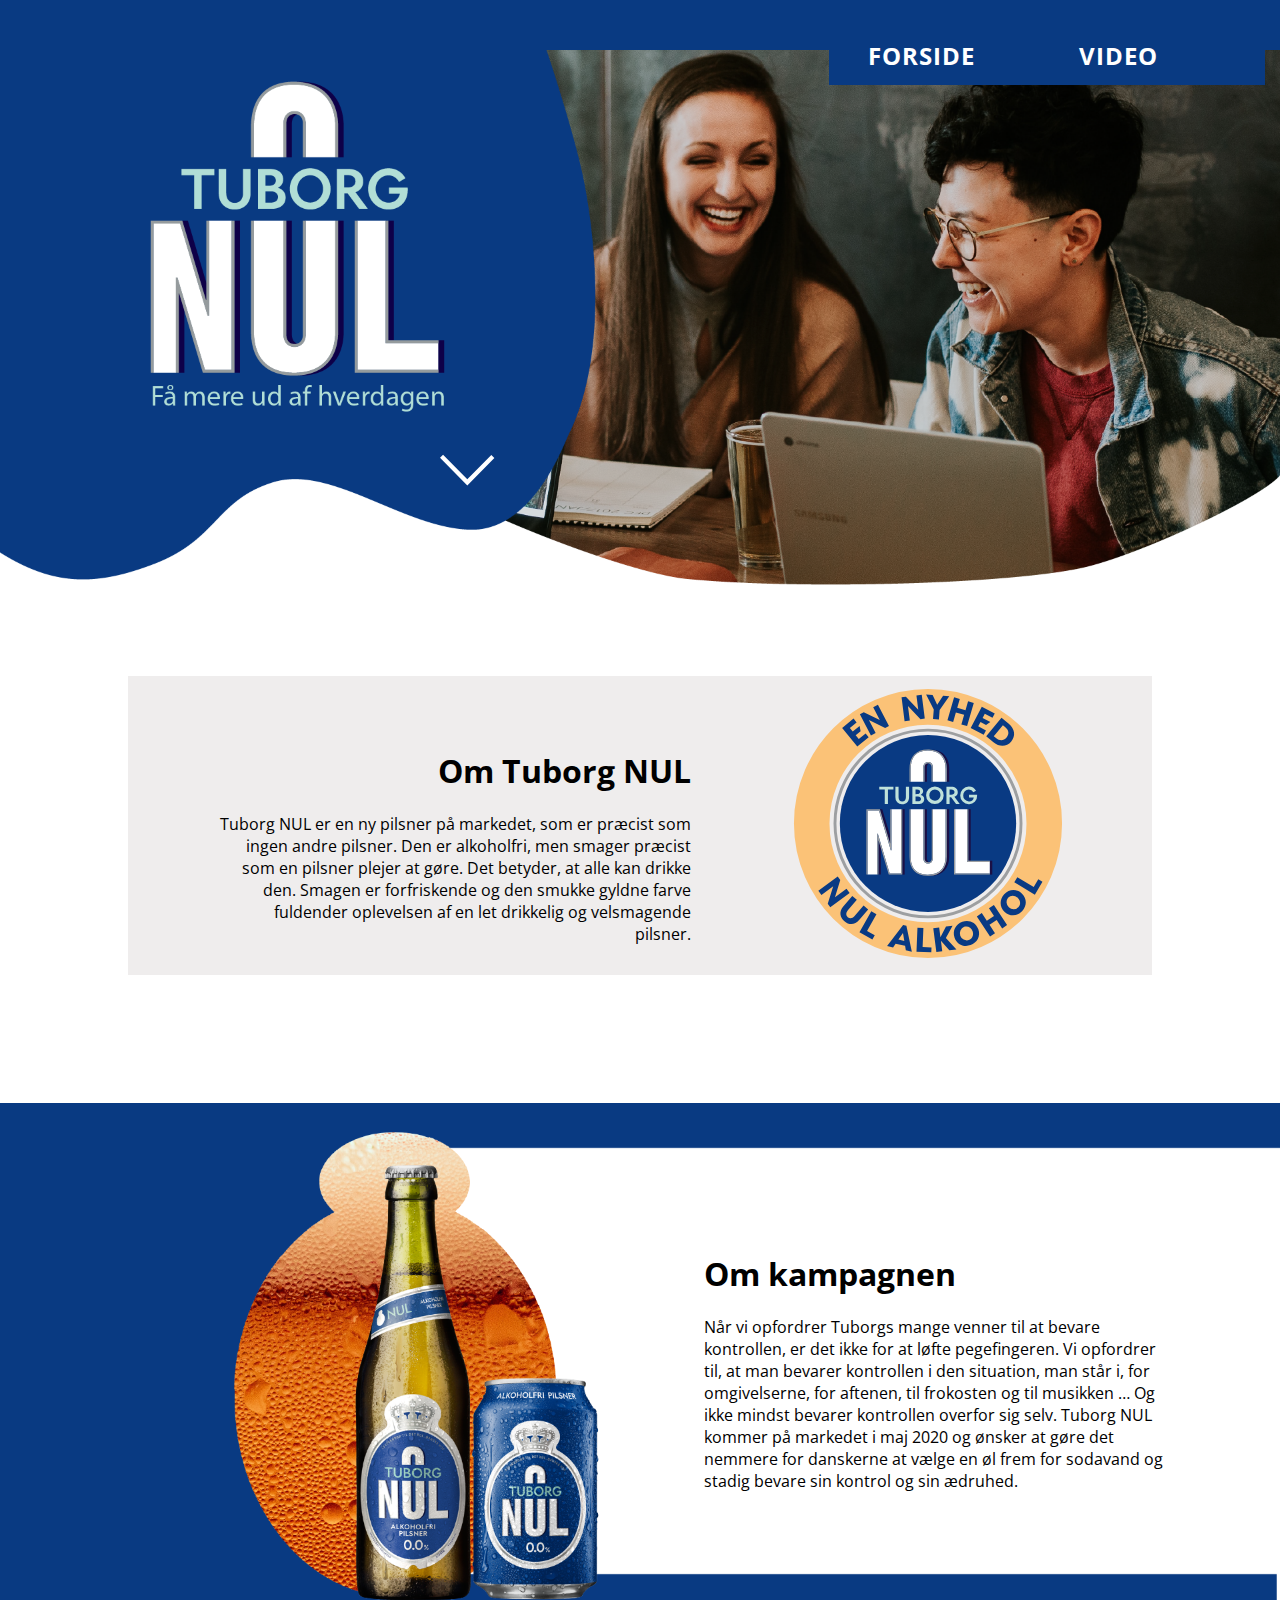
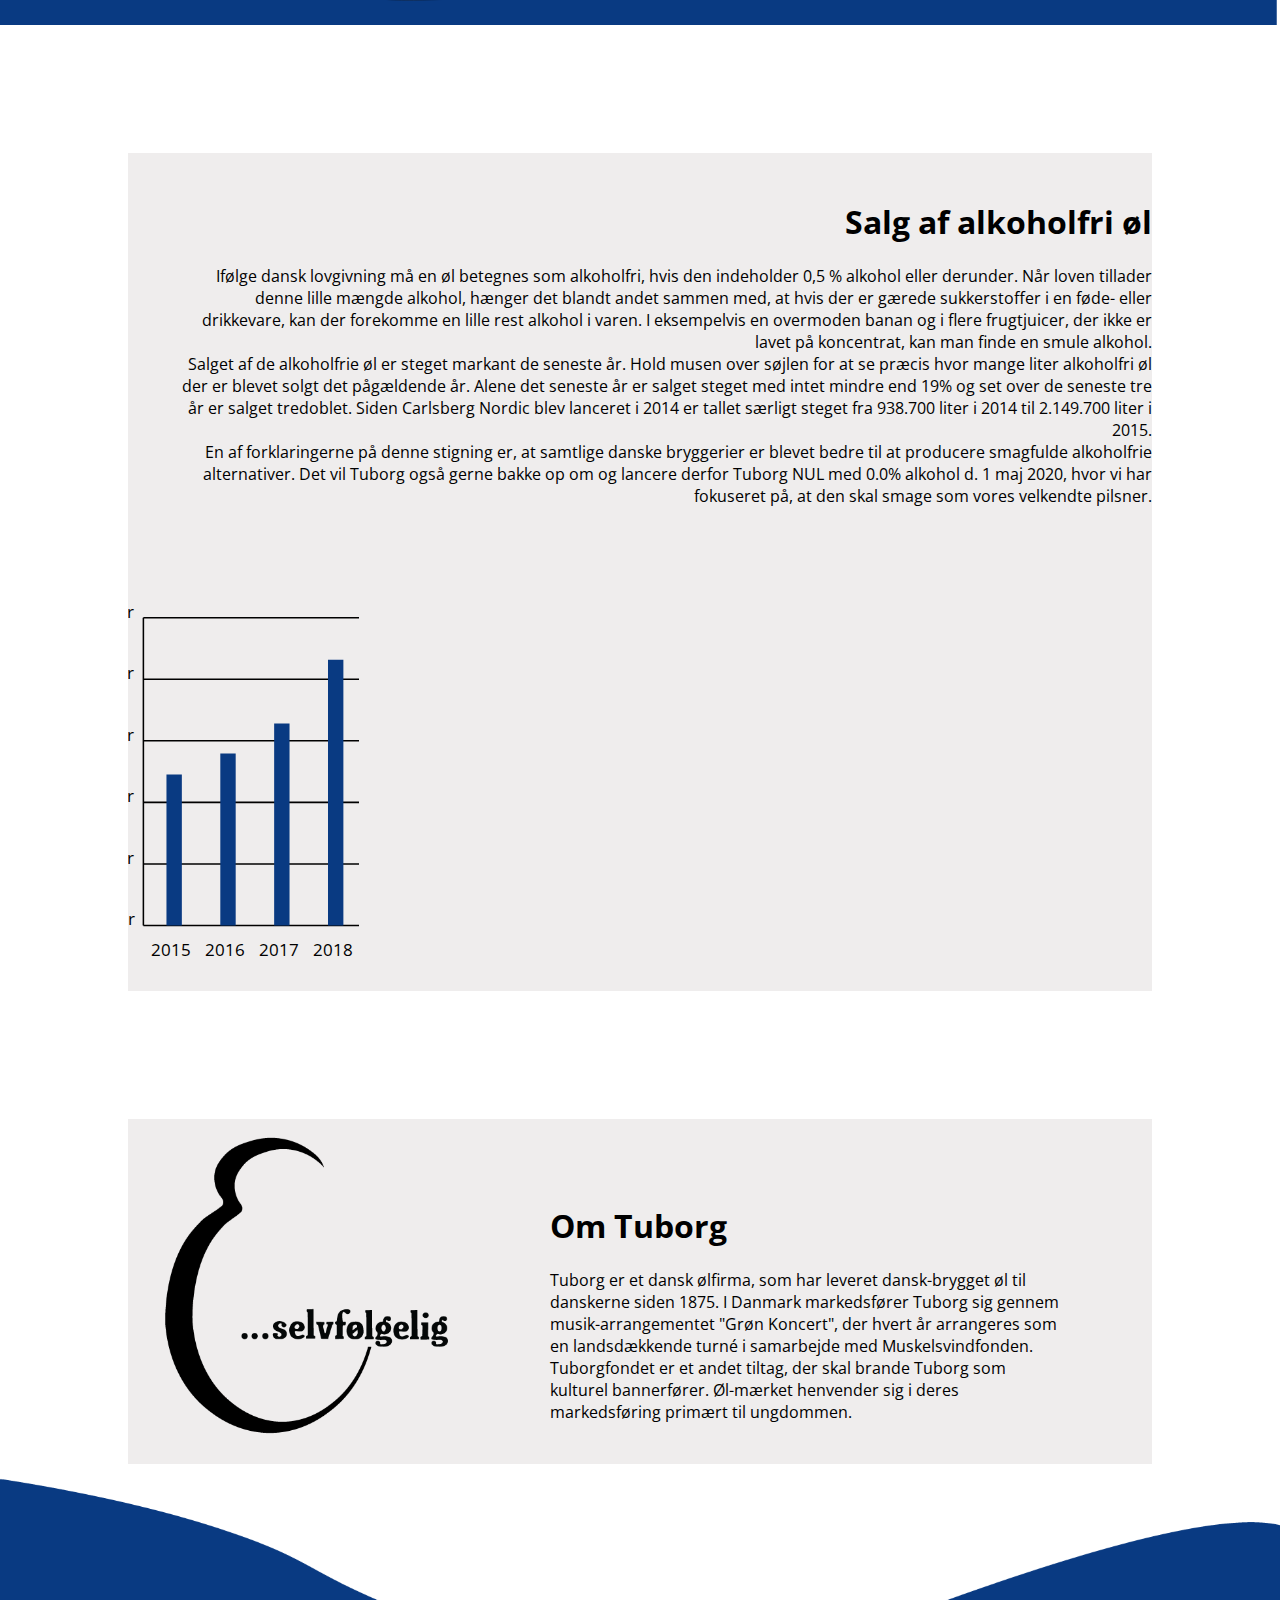
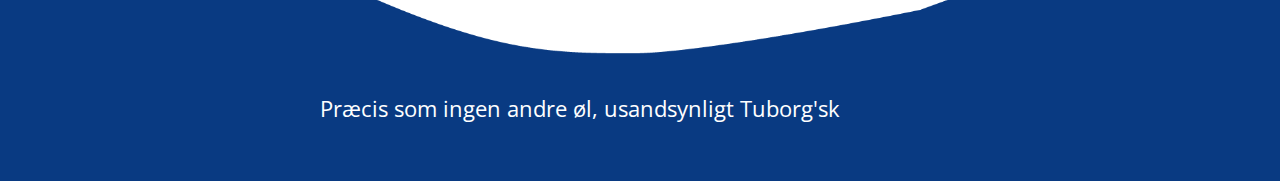
<file: index.html>
<!DOCTYPE html>
<html lang="da">

<head>
    <meta charset="utf-8">
    <meta name="viewport" content="width=device-width, initial-scale=1.0">
    <title>Tuborg NUL</title>
    <link href="https://fonts.googleapis.com/css?family=Open+Sans&display=swap" rel="stylesheet">
    <link rel="stylesheet" href="style.css">
</head>

<body>
    <header>
        <nav>
            <div id="menuknap">☰</div>
            <ul style="list-style-type:none" id="menu" class="hidden">
                <li><a href="index.html">Forside</a></li>
                <li><a href="video.html">Video</a></li>
            </ul>

        </nav>
    </header>
    <section id="splash">
        <img src="billeder/splash_new.png" alt="splash">
        <div class="pil">
            <a href="#section_1"><img src="billeder/pil-tyk-hvid.svg" alt="pil"></a>
        </div>
    </section>

    <section id="section_1">
        <div class="foto_1">
            <img src="billeder/logo.svg" alt="logo">
        </div>
        <div class="txt_1">
            <h1>Om Tuborg NUL</h1>
            <p>Tuborg NUL er en ny pilsner på markedet, som er præcist som ingen andre pilsner. Den er alkoholfri, men smager præcist som en pilsner plejer at gøre. Det betyder, at alle kan drikke den. Smagen er forfriskende og den smukke gyldne farve fuldender oplevelsen af en let drikkelig og velsmagende pilsner.
            </p>
        </div>
    </section>

    <section id="section_2">
        <img class="foto_2_1" src="billeder/beermobile.png" alt="beer">
        <img class="foto_2_2" src="billeder/middle.png" alt="beer">
        <div class="txt_2">
            <h1>Om kampagnen</h1>
            <p>Når vi opfordrer Tuborgs mange venner til at bevare kontrollen, er det ikke for at løfte pegefingeren. Vi opfordrer til, at man bevarer kontrollen i den situation, man står i, for omgivelserne, for aftenen, til frokosten og til musikken … Og ikke mindst bevarer kontrollen overfor sig selv. Tuborg NUL kommer på markedet i maj 2020 og ønsker at gøre det nemmere for danskerne at vælge en øl frem for sodavand og stadig bevare sin kontrol og sin ædruhed. </p>
        </div>
    </section>

    <section id="diagram_section">
        <div class="txt_diagram">
            <h1>Salg af alkoholfri øl</h1>
            <p>Ifølge dansk lovgivning må en øl betegnes som alkoholfri, hvis den indeholder 0,5 % alkohol eller derunder. Når loven tillader denne lille mængde alkohol, hænger det blandt andet sammen med, at hvis der er gærede sukkerstoffer i en føde- eller drikkevare, kan der forekomme en lille rest alkohol i varen. I eksempelvis en overmoden banan og i flere frugtjuicer, der ikke er lavet på koncentrat, kan man finde en smule alkohol. <br>Salget af de alkoholfrie øl er steget markant de seneste år. Hold musen over søjlen for at se præcis hvor mange liter alkoholfri øl der er blevet solgt det pågældende år. Alene det seneste år er salget steget med intet mindre end 19% og set over de seneste tre år er salget tredoblet. Siden Carlsberg Nordic blev lanceret i 2014 er tallet særligt steget fra 938.700 liter i 2014 til 2.149.700 liter i 2015. <br> En af forklaringerne på denne stigning er, at samtlige danske bryggerier er blevet bedre til at producere smagfulde alkoholfrie alternativer. Det vil Tuborg også gerne bakke op om og lancere derfor Tuborg NUL med 0.0% alkohol d. 1 maj 2020, hvor vi har fokuseret på, at den skal smage som vores velkendte pilsner.
            </p>
        </div>

        <div class="diagram_ups">
            <svg id="tuborgnul" viewbox="70 -20 150 260">
                <g id="diagram">
                    <!--<text x="90" y="-10">Salg af alkoholfri øl i liter</text>-->
                    <text x="20" y="0">5 mio. liter</text>
                    <text x="20" y="40">4 mio. liter</text>
                    <text x="20" y="80">3 mio. liter</text>
                    <text x="20" y="120">2 mio. liter</text>
                    <text x="20" y="160">1 mio. liter</text>
                    <text x="45" y="200">0 liter</text>

                    <text x="85" y="220">2015</text>
                    <text x="120" y="220">2016</text>
                    <text x="155" y="220">2017</text>
                    <text x="190" y="220">2018</text>
                    <text x="225" y="220">2019</text>

                    <line x1="80" x2="80" y1="200" y2="0"></line>

                    <line x1="80" x2="260" y1="0" y2="0"></line>
                    <!--<text x1="50" x2="50" y1=“0” y2="0">2016</text>-->
                    <line x1="80" x2="260" y1="40" y2="40"></line>
                    <line x1="80" x2="260" y1="80" y2="80"></line>
                    <line x1="80" x2="260" y1="120" y2="120"></line>
                    <line x1="80" x2="260" y1="160" y2="160"></line>
                    <line x1="80" x2="260" y1="200" y2="200"></line>
                </g>



                <g class="bars">
                    <line x1="100" x2="100" y1="0" y2="200"></line>
                    <line x1="135" x2="135" y1="0" y2="200"></line>
                    <line x1="170" x2="170" y1="0" y2="200"></line>
                    <line x1="205" x2="205" y1="0" y2="200"></line>
                    <line x1="240" x2="240" y1="0" y2="200"></line>
                </g>

                <!--Her er tallene for salg af alkoholfri øl i liter:
            2015: 2.453.000 liter
            2016: 2.793.000 liter
            2017: 3.283.000 liter
            2018: 4.319.000 liter
            2019: 4.699.000 liter*-->
            </svg>

            <p id="mus"></p>
        </div>

    </section>


    <section id="section_4">
        <div class="txt_4">
            <h1>Om Tuborg</h1>
            <p>Tuborg er et dansk ølfirma, som har leveret dansk-brygget øl til danskerne siden 1875. I Danmark markedsfører Tuborg sig gennem musik-arrangementet "Grøn Koncert", der hvert år arrangeres som en landsdækkende turné i samarbejde med Muskelsvindfonden. Tuborgfondet er et andet tiltag, der skal brande Tuborg som kulturel bannerfører. Øl-mærket henvender sig i deres markedsføring primært til ungdommen.
            </p>
        </div>
        <div class="img_4"><img src="billeder/Artboard%202.png" alt=""></div>
    </section>
    <footer>
        <div class="container">
            <img src="billeder/footer.png" style="width:100%;">
            <div class="footer_tekst">
                <p>Præcis som ingen andre øl, usandsynligt Tuborg'sk</p>
            </div>
        </div>
    </footer>

    <script>
        window.addEventListener("load", sidenVises);


        function sidenVises() {
            console.log("sidenVises");
            document.querySelector("#menuknap").addEventListener("click", toggleMenu);
        }


        function toggleMenu() {
            console.log("toggleMenu");
            document.querySelector("#menu").classList.toggle("hidden");

            let erSkjult = document.querySelector("#menu").classList.contains("hidden");

            if (erSkjult == true) {
                document.querySelector("#menuknap").textContent = "☰";
            } else {
                document.querySelector("#menuknap").textContent = "X";
            }
        }


        //Alt under her omhandler diagrammet ...

        const values = [2.453000, 2.793000, 3.283000, 4.319000, 4.699000];

        const output = document.querySelector("#mus");

        document.querySelectorAll(".bars line").forEach((bar, i) => {
            bar.setAttribute("y1", 200 - values[i] * 40); // ganges med 40 får at få det til at passe med 200
            bar.setAttribute("data-value", values[i]);
            bar.addEventListener("mouseover", e => vis(e)); //vis data i output ved mouseover
            bar.addEventListener("mouseout", skjul); //skjul data ved mouseout
        });

        function vis(e) {
            console.log(e.target);
            document.querySelector("#mus").textContent = e.target.dataset.value + " mio."; // her bestemmer du selv, hvad der skal vises
            output.style.display = "block";
            window.addEventListener("mousemove", followMouse);
        }

        //denne funktion får output-elementet til at følge musemarkøren
        function followMouse(e) {
            output.style.top = (e.clientY - 50) + 'px';
            output.style.left = (e.clientX) + 'px';
        }

        //denne funktion skjuler output-elementet og jerner eventlistener'en fra window
        function skjul() {
            output.style.display = "none";
            window.removeEventListener("mousemove", followMouse);
        }
    </script>
</body></html>
</file>
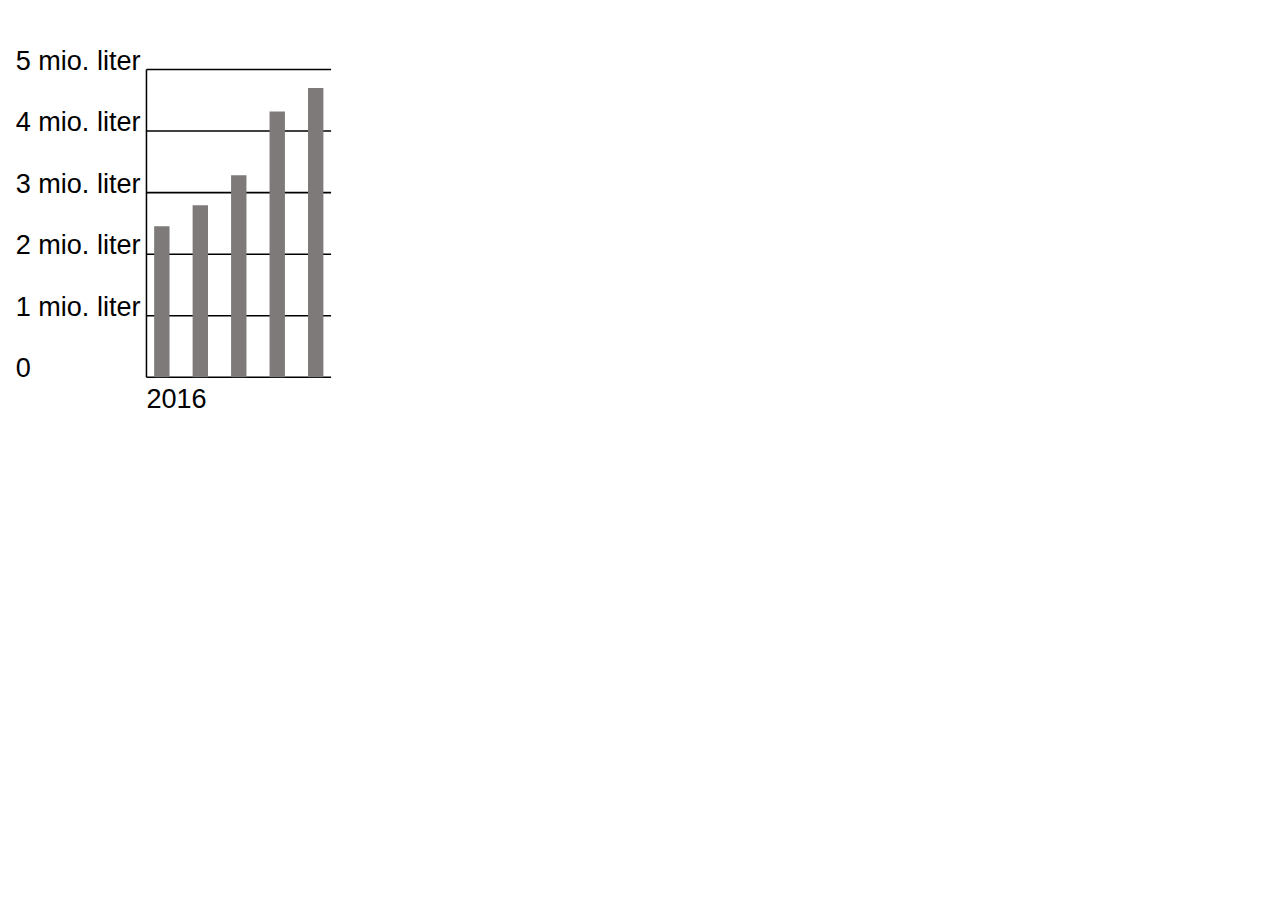
<file: diagram.html>
<!DOCTYPE html>
<html lang="da">

<head>
    <meta charset="utf-8">
    <meta name="viewport" content="width=device-width, initial-scale=1.0">
    <title>Diagram til kampagne</title>
    <style>
        p {
            font-family: sans-serif;
        }

        /*        .year {
            position: relative;
            margin-left: 25vw;
            margin-top: 0vw;
        }*/


        #mus {
            position: absolute;
            background-color: white;
            color: #0a9b37;
            padding: .3em;
            display: none;
        }

        #tuborgnul {
            max-height: 400px;
        }

        #diagram {
            margin: 5vw;
        }

        #diagram line {
            stroke: black;
        }

        .bars {
            stroke-width: 10;
            stroke: #7e7a7a;
        }

        #diagram text {
            font-family: sans-serif;
            font-size: 1.1rem;
        }

    </style>
</head>

<body>

    <svg id="tuborgnul" viewbox="-10 -40 260 260">
        <g id="diagram">
            <!--<text x="90" y="-10">Salg af alkoholfri øl i liter</text>-->
            <text x="-5" y="0">5 mio. liter</text>
            <text x="-5" y="40">4 mio. liter</text>
            <text x="-5" y="80">3 mio. liter</text>
            <text x="-5" y="120">2 mio. liter</text>
            <text x="-5" y="160">1 mio. liter</text>
            <text x="-5" y="200">0</text>

            <text x="80" y="220">2016</text>

            <line x1="80" x2="80" y1="200" y2="0"></line>

            <line x1="80" x2="200" y1="0" y2="0"></line>
            <!--<text x1="50" x2="50" y1=“0” y2="0">2016</text>-->
            <line x1="80" x2="200" y1="40" y2="40"></line>
            <line x1="80" x2="200" y1="80" y2="80"></line>
            <line x1="80" x2="200" y1="120" y2="120"></line>
            <line x1="80" x2="200" y1="160" y2="160"></line>
            <line x1="80" x2="200" y1="200" y2="200"></line>

        </g>



        <g class="bars">
            <line x1="90" x2="90" y1="0" y2="200"></line>
            <line x1="115" x2="115" y1="0" y2="200"></line>
            <line x1="140" x2="140" y1="0" y2="200"></line>
            <line x1="165" x2="165" y1="0" y2="200"></line>
            <line x1="190" x2="190" y1="0" y2="200"><a>2019</a></line>
        </g>

        <!--Her er tallene for salg af alkoholfri øl i liter:
            2015: 2.453.000 liter
            2016: 2.793.000 liter
            2017: 3.283.000 liter
            2018: 4.319.000 liter
            2019: 4.699.000 liter*-->
    </svg>

    <p id="mus"></p>

    <script>
        const values = [2.453000, 2.793000, 3.283000, 4.319000, 4.699000];

        const output = document.querySelector("#mus");

        document.querySelectorAll(".bars line").forEach((bar, i) => {
            bar.setAttribute("y1", 200 - values[i] * 40); // ganges med 40 får at få det til at passe med 200
            bar.setAttribute("data-value", values[i]);
            bar.addEventListener("mouseover", e => vis(e)); //vis data i output ved mouseover
            bar.addEventListener("mouseout", skjul); //skjul data ved mouseout
        });

        function vis(e) {
            console.log(e.target);
            document.querySelector("#mus").textContent = e.target.dataset.value + " mio."; // her bestemmer du selv, hvad der skal vises
            output.style.display = "block";
            window.addEventListener("mousemove", followMouse);
        }

        //denne funktion får output-elementet til at følge musemarkøren
        function followMouse(e) {
            output.style.top = (e.clientY - 50) + 'px';
            output.style.left = (e.clientX) + 'px';
        }

        //denne funktion skjuler output-elementet og jerner eventlistener'en fra window
        function skjul() {
            output.style.display = "none";
            window.removeEventListener("mousemove", followMouse);
        }

    </script>
</body>

</html>
</file>
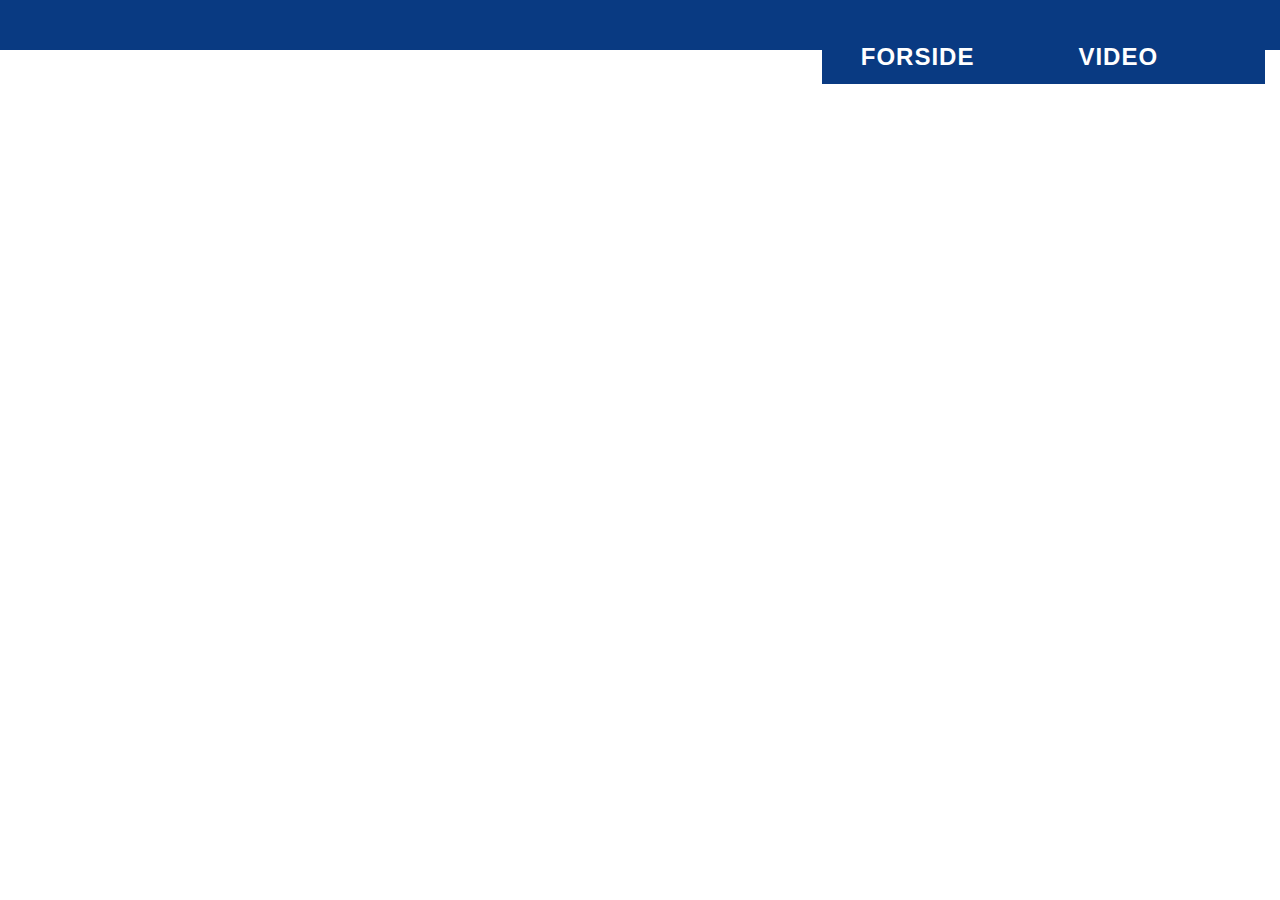
<file: menu.html>
<!DOCTYPE html>
<html lang="">

<head>
    <meta charset="utf-8">
    <meta name="viewport" content="width=device-width, initial-scale=1.0">
    <title></title>
    <link rel="stylesheet" href="style.css">
</head>

<body>
    <header>
        <nav>
            <div id="menuknap">☰</div>
            <ul style="list-style-type:none" id="menu" class="hidden">
                <li><a href="index.html">Forside</a></li>
                <li><a href="video.html">Video</a></li>
            </ul>

        </nav>
    </header>
    <script>
        window.addEventListener("load", sidenVises);


        function sidenVises() {
            console.log("sidenVises");
            document.querySelector("#menuknap").addEventListener("click", toggleMenu);
        }


        function toggleMenu() {
            console.log("toggleMenu");
            document.querySelector("#menu").classList.toggle("hidden");

            let erSkjult = document.querySelector("#menu").classList.contains("hidden");

            if (erSkjult == true) {
                document.querySelector("#menuknap").textContent = "☰";
            } else {
                document.querySelector("#menuknap").textContent = "X";
            }
        }

    </script>
</body>

</html>
</file>
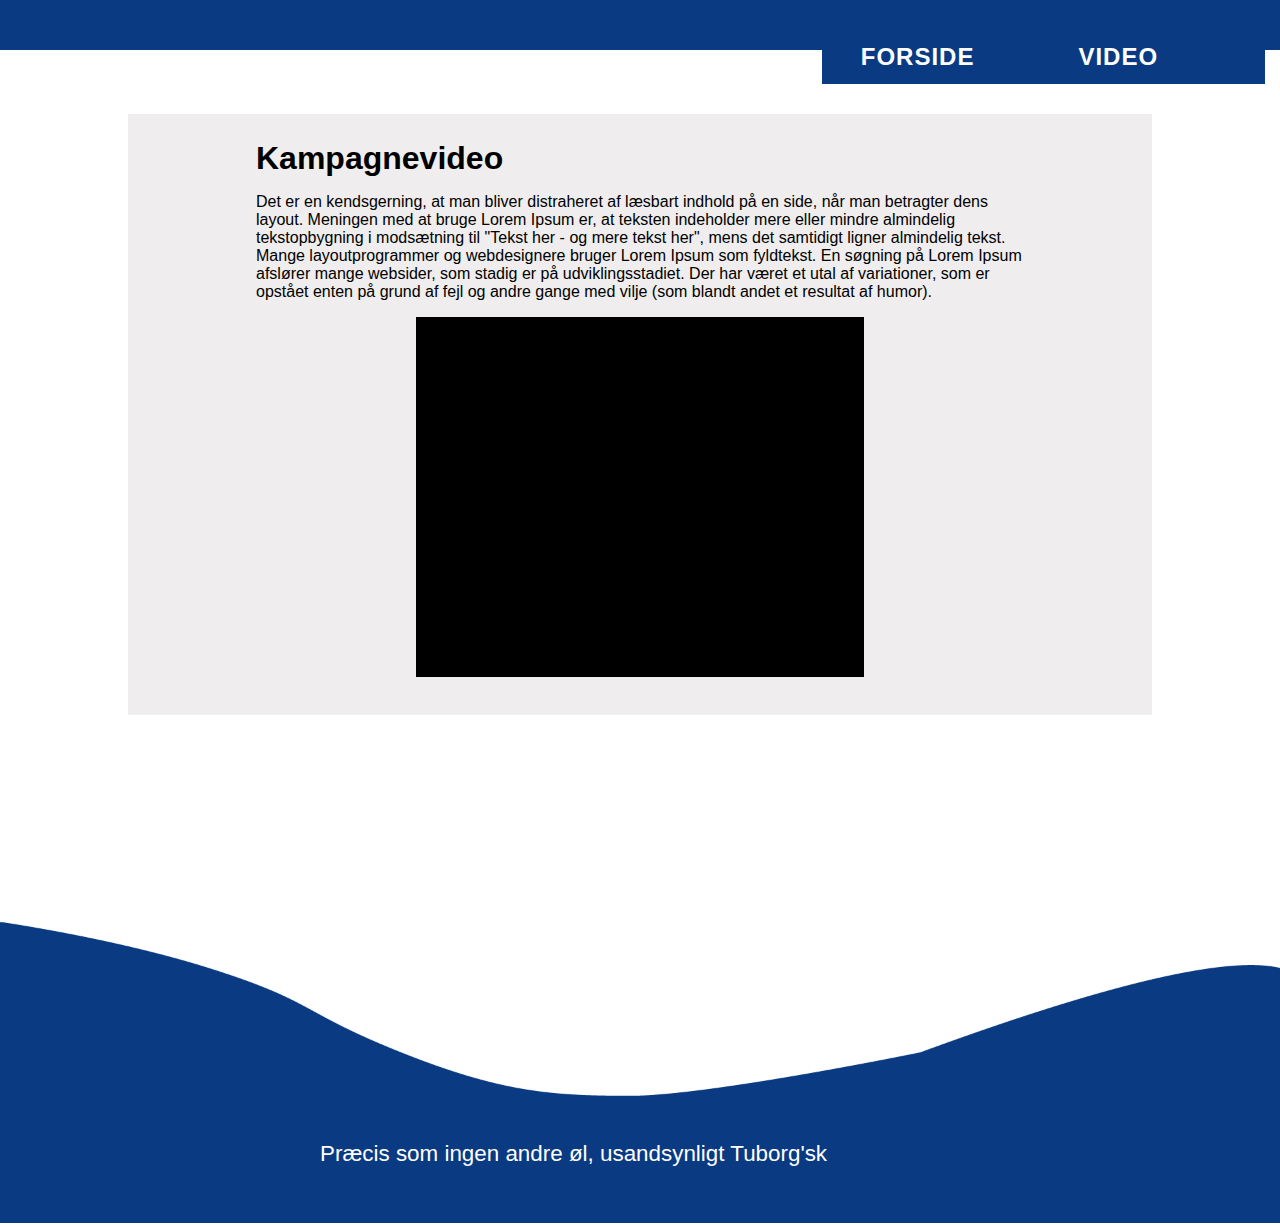
<file: video.html>
<!DOCTYPE html>
<html lang="da">

<head>
    <meta charset="utf-8">
    <meta name="viewport" content="width=device-width, initial-scale=1.0">
    <title></title>
    <link rel="stylesheet" href="style.css">
</head>

<body>
    <header>
        <nav>
            <div id="menuknap">☰</div>
            <ul style="list-style-type:none" id="menu" class="hidden">
                <li><a href="index.html">Forside</a></li>
                <li><a href="video.html">Video</a></li>
            </ul>

        </nav>
    </header>
<!--    <section id="splash">
        <img src="billeder/splash_new.png" alt="splash">
        <div class="pil">
            <a href="#section_1"><img src="billeder/pil-sort-tyk.svg" alt="pil"></a>
        </div>
    </section>-->

    <section id="video">
        <h1>Kampagnevideo</h1>
        <div class="video_text">
            <p>Det er en kendsgerning, at man bliver distraheret af læsbart indhold på en side, når man betragter dens layout. Meningen med at bruge Lorem Ipsum er, at teksten indeholder mere eller mindre almindelig tekstopbygning i modsætning til "Tekst her - og mere tekst her", mens det samtidigt ligner almindelig tekst. Mange layoutprogrammer og webdesignere bruger Lorem Ipsum som fyldtekst. En søgning på Lorem Ipsum afslører mange websider, som stadig er på udviklingsstadiet. Der har været et utal af variationer, som er opstået enten på grund af fejl og andre gange med vilje (som blandt andet et resultat af humor). </p>
        </div>

        <div class="video_file"></div>

    </section>

    <footer>
        <div class="container">
            <img src="billeder/footer.png" style="width:100%;">
            <div class="footer_tekst">
                <p>Præcis som ingen andre øl, usandsynligt Tuborg'sk</p>
            </div>
        </div>
    </footer>


    <script src="script.js"></script>
</body>

</html>
</file>
<file: style.css>
* {
    box-sizing: border-box;

}

img {
    width: 100%;
}

html {
    scroll-behavior: smooth;
}

body {
    margin: 0;
}

/* GENERELT */


p,
h1 {
    font-family: 'Open Sans', sans-serif;
}

nav a {
    font-family: 'Open Sans', sans-serif;
}

/* FOOTER - Container holding the image and the text */
.container {
    position: relative;
    text-align: center;
}

.footer_tekst {
    position: absolute;
    color: white;
    bottom: 0px;
    left: 10vw;
    /*
    right: 20px;
    left: 50px;
    padding-left: 20px;
    padding-right: 20px;*/
}

.footer_tekst p {
    font-size: .8em;
}

#icons {
    position: absolute;
    margin-top: -3vw;
    max-width: 650px;


}

.insta {
    margin-top: 9vw;
    margin-left: 4vw;
    width: 5%;
}

.facebook {
    margin-top: -5.8vw;
    margin-left: 12vw;
    width: 4.5%;
}


/* TOPPEN */
header {
    width: 100%;
    height: 50px;
    background-color: #093A82;

}

header nav {
    display: flex;
    flex-wrap: wrap;
    flex-direction: column;
    align-items: flex-end;
    color: white;
    font-size: 2rem;
    max-width: 93.3vw;
}


header nav a {
    display: flex;
    text-decoration: none;
    text-transform: uppercase;
    font-weight: bold;
    color: white;
    font-size: 1.5rem;
    margin-right: 5vw;


}

header nav a:visited {}


header ul {
    padding: 10px 40px 10px 10px;
    background-color: #093A82;
    position: absolute;
    top: 4vw;
    right: -0.1vw;

}

header li {
    display: inline-block;
    letter-spacing: 1px;
    background-color: #093A82;
    padding: 1.5vw;

    display: block;



    /*
transform: translate(-10px, -175px);
transition: .3s;
transition-timing-function: steps(5, jump-start);*/


}

.hidden {
    transform: translateX(-100%);
    opacity: 0;
    display: none;
}

#menuknap {
    display: inline-block;
    margin-right: 5vw;
    font-family: 'Open Sans', sans-serif;
    /*margin: 0.5rem;*/
}



#splash .pil {
    display: none;
}

/* INDHOLD */
/* INDHOLD FØRSTE TEKST - her er der brugt flexbox til at få billede og tekst til at ligge under hinanden i mobil-version og ved siden af hinanden i desktop-version. */
#section_1 {
    display: flex;
    flex-wrap: wrap-reverse;
    flex-direction: row-reverse;
}

.foto_1,
.txt_1 {
    flex-grow: 1;
    flex-basis: 400px;
}

.txt_1 {
    margin-top: 10vw;
    margin-bottom: 2vw;
    margin: 0 7vw;
}

.foto_1 {
    max-width: 60vw;
    margin: auto;
}

/* INDHOLD ANDEN TEKST - her er der brugt position relative og position absolute for at gøre det muligt at ligge teksten ovenpå billedet. */
#section_2 {
    margin-top: 10vw;
    position: relative;
    text-align: end;
}

.txt_2 {
    position: absolute;
    max-width: 70vw;
    top: 10vw;
    margin: 0 2vw 0 25vw;
}

/* Her beder jeg den om ikke at vise det billede, som ligger i classen "foto_2_2", fordi det er det billede, som skal bruges til web. */
.foto_2_2 {
    display: none;
}

.img_4 {
    width: 55%;
    margin: auto;
}

/* DIAGRAM */
#diagram_section {
    display: flex;
    flex-wrap: wrap;
    flex-direction: reverse;
}

.txt_diagram,
.diagram_ups {
    flex-grow: 1;
    flex-basis: 500px;
}

.txt_diagram {
    margin: 15vw 7vw 0;
}

.diagram_ups {
    margin-bottom: 15vw;
}

#mus {
    position: fixed;
    background-color: #093A82;
    color: #fbc277;
    padding: .3em;
    display: none;
}

#tuborgnul {
    max-height: 400px;
}

#diagram line {
    stroke: black;
}

.bars {
    stroke-width: 10;
    stroke: #093A82;
}

#diagram text {
    font-family: 'Open Sans', sans-serif;
    font-size: 0.7rem;
}


/* INDHOLD FJERDE TEKST */
section_4 {}

.txt_4 {
    margin: 0 7vw;
}

/*--------VIDEO-------------*/
#video {}

#video h1 {
    margin: 10vw 7vw 0;
}

.video_text {
    margin: 0 7vw 10vw;
}

.video_file {
    background-color: black;
    height: 30vh;
    width: 70vw;
    margin: auto;
    margin-bottom: 15vw;
}


/************** IPAD *****************/
@media only screen and (min-width:700px) {
    .footer_tekst {
        position: absolute;
        color: white;
        bottom: 3vw;
        left: 25vw;
    }

    .footer_tekst p {
        font-size: 1rem;
    }

    #icons {
        margin-top: 6vw;
        width: 100%;
    }

    .insta {
        margin-top: 2vw;
        margin-left: 5vw;
        width: 8%;
    }

    .facebook {
        margin-top: -5vw;
        margin-left: 12vw;
        width: 7.3%;
    }

    header nav {
        display: flex;
        flex-wrap: wrap;
        flex-direction: column;
        align-items: flex-end;
        color: white;
        font-size: 2rem;
        max-width: 100vw;
    }

    header ul {
        padding: 10px 40px 10px 10px;
        background-color: #093A82;
        position: absolute;
        top: 2vw;
        right: -0.1vw;

    }


}


/************ Desktop ****************/

@media only screen and (min-width:800px) {

    /*----Generalet-----*/
    section {
        margin: 0 auto;
    }

    #menuknap {
        display: none;
    }

    .hidden {
        transform: translateX(0);
        opacity: 1;
        display: inline-block;
    }

    header {
        width: 100%;
    }

    header li {
        display: inline-block;
        letter-spacing: 1px;
        margin-left: 2vw;
    }

    /*   header nav {
       width: 100vw;
       height: 50px;
   }*/

    ul {
        margin-top: 0em;
        margin-right: 1rem;
    }

    header nav li {
        padding: 0.2rem;
        /*background-color: transparent;*/
        /*margin: 0.2rem;*/
        text-decoration: none;
    }

    /*--------splash---------------*/

    #splash img {
        width: 100%
    }

    #splash .pil {
        display: block;
        position: absolute;
        top: 35vw;
        left: 34vw;
        max-width: 5vw;
    }

    /*-----footer---desktop---------*/

    .footer_tekst {
        left: 25vw;
    }

    .footer_tekst p {
        font-size: 1.4em;
    }

    #icons {
        margin-top: 8vw;
        width: 55%;
    }

    .insta {
        margin-top: 2vw;
        margin-left: 3vw;
        width: 8%;
    }

    .facebook {
        margin-top: -4.2vw;
        margin-left: 10.5vw;
        width: 7.3%;
    }

    /* INDHOLD */

    #section_1 {
        background-color: #efeded;
        max-width: 80vw;
        margin: auto;
        margin-top: 2vw;
    }

    .txt_1 {
        text-align: end;
        margin-top: 4vw;
    }

    .foto_1 {
        max-width: 23vw;
        margin-right: 6vw;
    }

    /*Dette gøres for at tekst kan komme ovenpå billedet */
    #section_2 {
        position: relative;
    }

    .txt_2 {
        text-align: left;
        position: absolute;
        left: 30vw;
        top: 10vw;
        right: 7vw;
    }

    /* Her beder jeg den igen om at skjule det billede, som bruges i mobilversionen og derimod vise det billede, som jeg skal bruge her i desktop versionen. */
    .foto_2_1 {
        display: none;
    }

    .foto_2_2 {
        display: block;
    }

    /* DIAGRAM */
    #diagram_section {
        background-color: #efeded;
        margin: 10vw;

    }

    .diagram_ups {
        margin-bottom: 0vw;
        margin-top: 5vw;
    }

    .txt_diagram {
        text-align: end;
        margin: 2vw 0 0 4vw;
    }

    #section_4 {
        max-width: 80vw;
        display: flex;
        flex-wrap: wrap;
        flex-direction: row-reverse;
        background-color: #efeded;
        margin: auto;
        margin-top: 2vw;
    }

    .txt_4 {
        flex-grow: 1;
        flex-basis: 400px;
        margin-top: 5vw;
        margin-bottom: 2vw;
    }

    .img_4 {
        width: 30%;
        margin-left: 2vw;
    }

    /*    #section_4 {
        background-color: #efeded;
        max-width: 80vw;
        margin: auto;
        margin-top: 10vw;
        max-width: 1000px;
        margin: 0 auto;
        padding: 10px;
        background: #ececec;
        display: grid;
        grid-template-columns: repeat(auto-fill, minmax(400px, 4fr));
        grid-gap: 5px;
    }*/


    .pil {
        animation-name: beat_kf;
        animation-duration: 1s;
        animation-iteration-count: infinite;
        animation-timing-function: ease-in-out;
    }


    @keyframes beat_kf {
        0% {
            transform: translateY(0);
        }

        50% {
            transform: translateY(10px);
        }

        100% {
            transform: translateY(0);
        }
    }

    #video {
        background-color: #efeded;
        max-width: 80vw;
        margin: auto;
        margin-top: 5vw;
        margin-bottom: 15vw;
        padding-bottom: 1vw;
        /*
        max-width: 80vw;
        background-color: #efeded;
        margin: 10vw;
        margin-top: 5vw;*/
    }

    #video h1 {
        max-width: 60vw;
        margin: auto;
        padding-top: 2vw;
        /*
        padding-left: 10rem;
        padding-top: 3rem;*/
    }

    .video_text {
        max-width: 60vw;
        margin: auto;
        /*
        margin-left: 10rem;
        margin-right: 10rem;
        margin-bottom: 3rem;*/
    }

    .video_file {
        background-color: black;
        height: 40vh;
        width: 35vw;
        margin-bottom: 2vw;
    }

}

@media only screen and (min-width:1300px) {


    header li {
        display: inline-block;
        height: 30px;
        padding: 0px;
    }

    header ul {
        position: absolute;
        top: 0vw;
        /*right: -5vw;*/
        padding: 0px;
    }

    .footer_tekst p {
        font-size: 1.8em;
    }

    .insta {
        margin-top: 4vw;
        margin-left: 6vw;
        width: 11%;
    }

    .facebook {
        margin-top: -4.4vw;
        margin-left: 12vw;
        width: 10%;
    }
}
</file>
